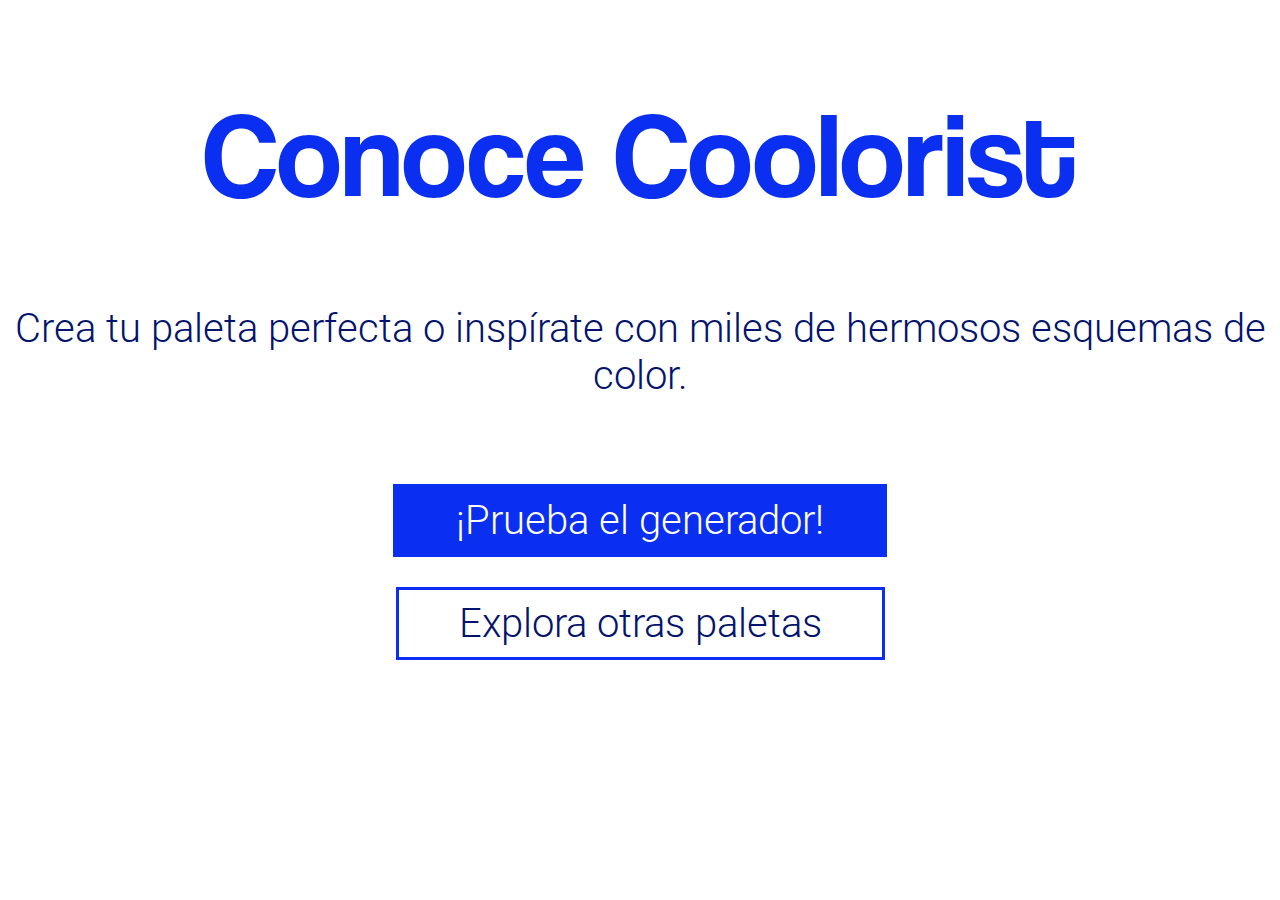
<file: Ejercicio 1/index.html>
<!DOCTYPE html>
<html lang="es">
<head>
    <meta charset="UTF-8">
    <meta name="viewport" content="width=device-width, initial-scale=1.0">
    <title>Ejercicio 1</title>
    <link rel="stylesheet" type="text/css" href="assets/css/style.css"
</head>
<body>
    <div>
    <h1>Conoce Coolorist</h1>
    <p>Crea tu paleta perfecta o inspírate con miles de hermosos esquemas de color.</p>
    <div class="boton-container">
        <a class="boton1" href="#">¡Prueba el generador!</a>
    </div>
    <div class="boton-container">
        <a class="boton2" href="#">Explora otras paletas</a>
    </div>
    </div>
</body>
</html>
</file>
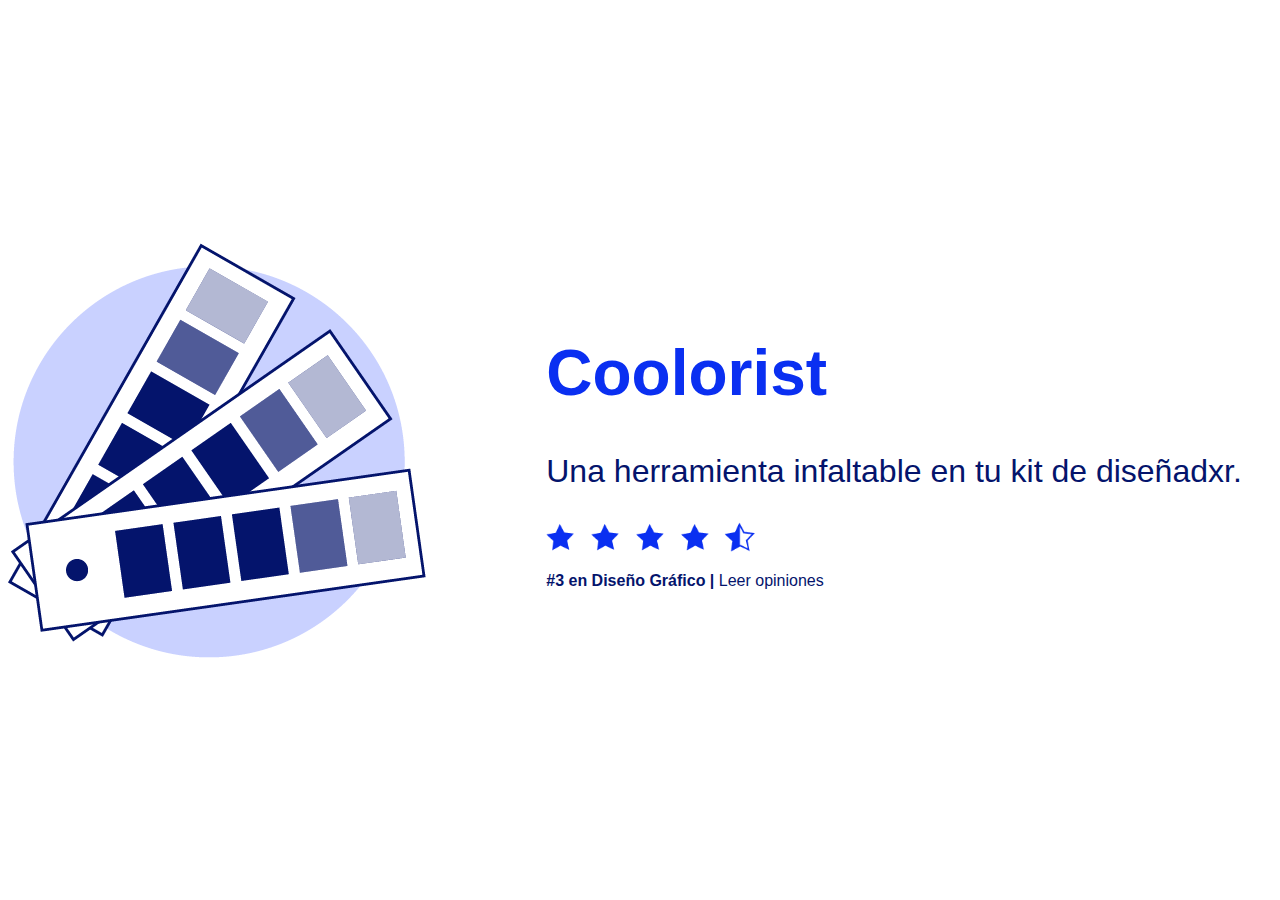
<file: Ejercicio 2/index.html>
<!DOCTYPE html>
<html lang="es">
<head>
    <meta charset="UTF-8">
    <meta name="viewport" content="width=device-width, initial-scale=1.0">
    <title>Ejercicio 2</title>
    <link rel="stylesheet" type="text/css" href="assets/css/style.css">
</head>
<body>
    <div class="container">
        <img src="assets/images/D1E2-paleta.png" alt="Paleta de colores" class="palette-image">
        <div class="text-content">
            <h1 class="coolorist-title">Coolorist</h1>
            <p class="description">Una herramienta infaltable en tu kit de diseñadxr.</p>
            <div class="stars-container">
                <img src="assets/images/D1E2-puntuacion.png" alt="Estrellas de puntuación" class="stars">
            </div>
            <p class="ranking"> #3 en Diseño Gráfico | <span class="opinions">Leer opiniones</span></p>
        </div>
    </div>
</body>
</html>
</file>
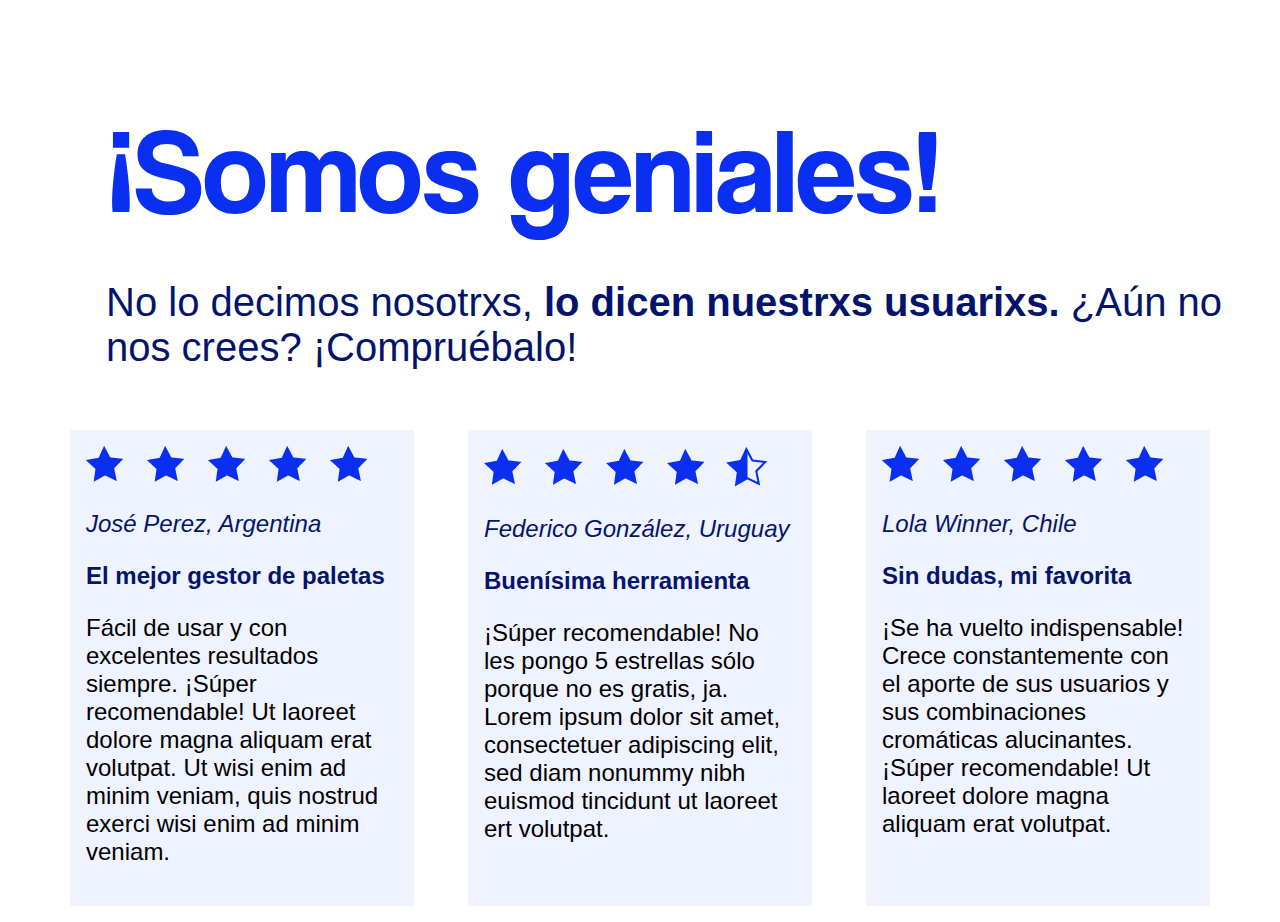
<file: Ejercicio 3/index.html>
<!DOCTYPE html>
<html>
<head>
    <meta charset="UTF-8">
    <title>Ejercicio 3</title>
    <link rel="stylesheet" type="text/css" href="assets/css/style.css">
</head>
<body>
    <header>
        <h1 class="cool-heading">¡Somos geniales!</h1>
        <p class="cool-paragraph">No lo decimos nosotrxs, <span class="pbold">lo dicen nuestrxs usuarixs.</span> ¿Aún no nos crees? ¡Compruébalo!</p>
    </header>
    <main>
        <section class="review-container">
            <div class="stars">
                <img src="assets/images/D1E3-cincoestrellas.png" alt="Estrellas de puntuación">
            </div>
            <div class="review">
                <p class="user-info">José Perez, Argentina</p>
                <p class="user-comment">El mejor gestor de paletas</p>
                <p class="user-feedback">Fácil de usar y con excelentes resultados siempre. ¡Súper recomendable! Ut laoreet dolore magna aliquam erat volutpat. Ut wisi enim ad minim veniam, quis nostrud exerci wisi enim ad minim veniam.</p>
            </div>
        </section>
        <section class="review-container">
            <div class="stars">
                <img src="assets/images/D1E3-casicincoestrellas.png" alt="Estrellas de puntuación">
            </div>
            <div class="review">
                <p class="user-info">Federico González, Uruguay</p>
                <p class="user-comment">Buenísima herramienta</p>
                <p class="user-feedback">¡Súper recomendable! No les pongo 5 estrellas sólo porque no es gratis, ja. Lorem ipsum dolor sit amet, consectetuer adipiscing elit, sed diam nonummy nibh euismod tincidunt ut laoreet ert volutpat.</p>
            </div>
        </section>
        <section class="review-container">
            <div class="stars">
                <img src="assets/images/D1E3-cincoestrellas.png" alt="Estrellas de puntuación">
            </div>
            <div class="review">
                <p class="user-info">Lola Winner, Chile</p>
                <p class="user-comment">Sin dudas, mi favorita</p>
                <p class="user-feedback">¡Se ha vuelto indispensable! Crece constantemente con el aporte de sus usuarios y sus combinaciones cromáticas alucinantes. ¡Súper recomendable! Ut laoreet dolore magna aliquam erat volutpat.</p>
            </div>
        </section>
    </main>
</body>
</html>
</file>
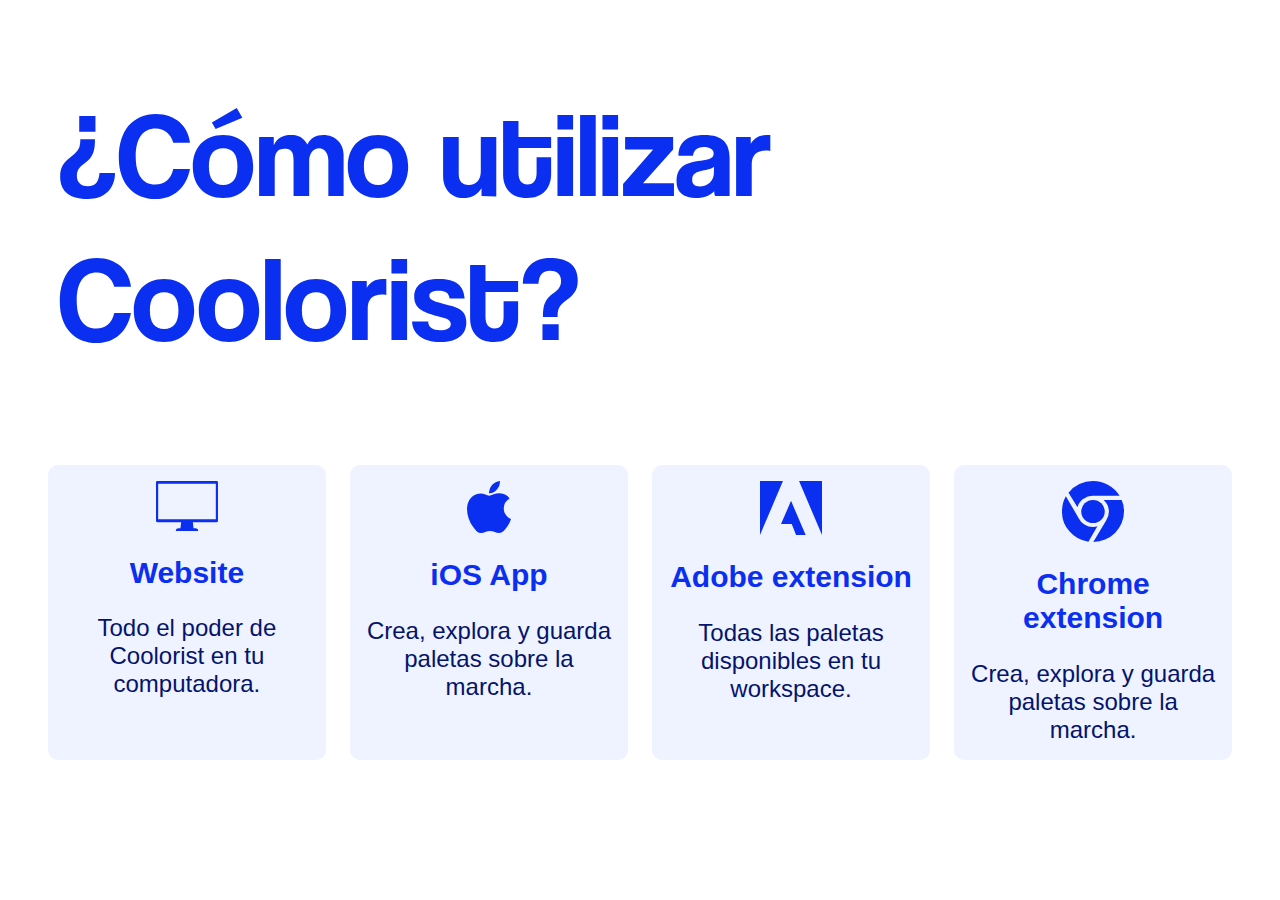
<file: desafio 2/Ejercicio 1/index.html>
<!DOCTYPE html>
<html>
<head>
    <meta charset="UTF-8">
    <title>Ejercicio 1</title>
    <link rel="stylesheet" type="text/css" href="assets/css/style.css">
</head>
<body>
    <h1>¿Cómo utilizar Coolorist?</h1>
    <div class="container">
    <div class="box">
        <img src="assets/images/icon-pc.svg" alt="pc" class="pc-icon">
        <h2>Website</h2>
        <p>Todo el poder de Coolorist en tu computadora.</p>
    </div>
    <div class="box">
        <img src="assets/images/icon-apple.svg" alt="apple" class="apple-icon">
        <h2>iOS App</h2>
        <p>Crea, explora y guarda paletas sobre la marcha.</p>
    </div>
    <div class="box">
        <img src="assets/images/icon-adobe.svg" alt="adobe" class="adobe-icon">
        <h2>Adobe extension</h2>
        <p>Todas las paletas disponibles en tu workspace.</p>
    </div>
    <div class="box">
        <img src="assets/images/icon-chrome.svg" alt="chrome" class="chrome-icon">
        <h2>Chrome extension</h2>
        <p>Crea, explora y guarda paletas sobre la marcha.</p>
    </div>
</div>
</body>
</html>
</file>
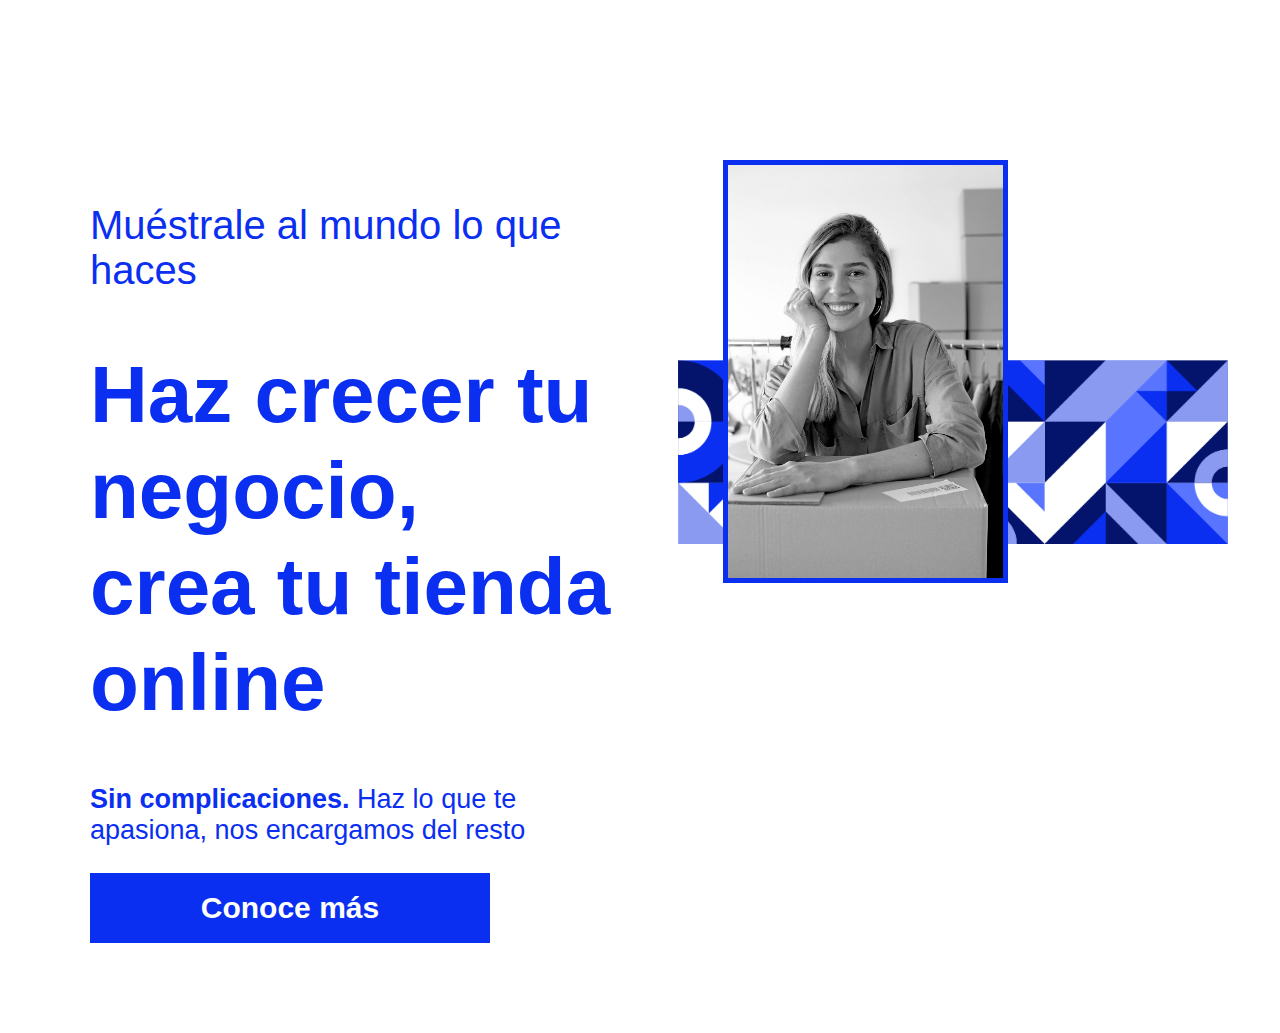
<file: desafio 2/Ejercicio 2/index.html>
<!DOCTYPE html>
<html>
<head>
    <meta charset="UTF-8">
    <title>Ejercicio 1</title>
    <link rel="stylesheet" type="text/css" href="assets/css/style.css">
</head>
<body>
    <div class="container">
        <div class="text-container">
            <h2>Muéstrale al mundo lo que haces</h2>
            <h1>
                <span> Haz crecer tu negocio,</span>
                <span>crea tu tienda online</span>
            </h1>
            <p class="subtitle"><strong> Sin complicaciones.</strong> Haz lo que te apasiona, nos encargamos del resto</p>
            <button>Conoce más</button>
        </div>
        <div class="image-container">
            <img src="assets/images/D2-E3-pattern.png" alt="Imagen 2">
            <img src="assets/images/D2-E3-foto.png" alt="Imagen 1">
        </div>
    </div>
</body>
</html>
</file>
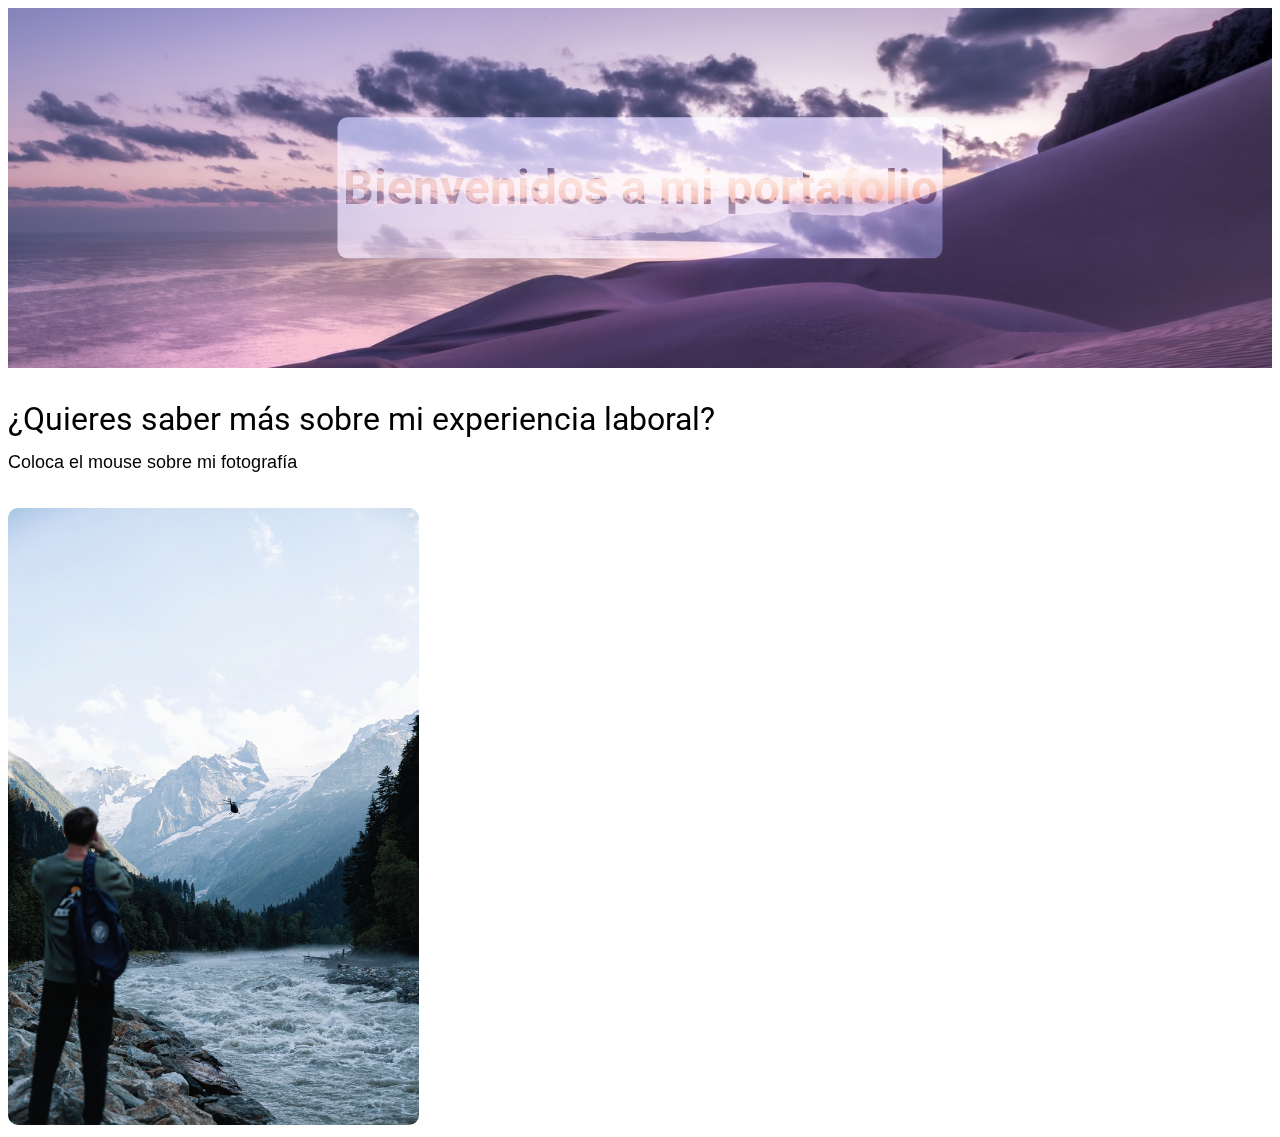
<file: desafio 3/ejercicio1.html>
<!DOCTYPE html>
<html lang="es">
<head>
    <meta charset="UTF-8">
    <title>Ejercicio 1</title>
    <link rel="stylesheet" href="css/estilos.css">
</head>
<body>

<header class="header">
    <div class="banner">
        <img src="img/fondo.jpg" alt="Banner de bienvenida" class="banner-img">
        <div class="banner-text">
            <h1>Bienvenidos a mi portafolio</h1>
        </div>
    </div>
    <div class="hover-box">
        <p>¿Quieres saber más sobre mi experiencia laboral?<br><span>Coloca el mouse sobre mi fotografía</span></p>
    </div>
</header>

<main>
    <section class="experiencia-laboral">
        <div class="laboral-card">
            <img src="img/foto.png" alt="Imagen laboral" class="laboral-img">
            <div class="rosado hidden">
                <div class="texto-laboral">
                    <h2>Mi experiencia laboral:</h2>
                    <ul>
                        <li>2020</li>
                            <p>Lorem ipsum dolor sit, amet consectetur adipisicing elit. Recusandae delectus sequi assumenda obcaecati vel odit vero maiores nam, debitis, numquam, laborum doloribus? Esse maiores fuga consectetur doloremque optio? Voluptatum, omnis?</p>
                        <li>2021</li>
                            <p>Lorem ipsum dolor sit amet consectetur adipisicing elit. Quod nam porro inventore placeat quidem, rem, distinctio maxime quos officia nulla dicta ex velit laborum tenetur voluptatum aperiam aliquid tempore cupiditate!</p>
                        <li>2022</li>
                            <p>Lorem ipsum dolor sit amet consectetur, adipisicing elit. Dolore nulla atque, adipisci inventore ex, magnam maxime, facere vitae odit perferendis beatae. Aliquid nesciunt expedita facere velit libero est laboriosam doloremque!</p>
                    </ul>
                    <a href="#">Ver más</a>
                </div>
            </div>
        </div>
    </section>
</main>
</body>
</html>
</file>
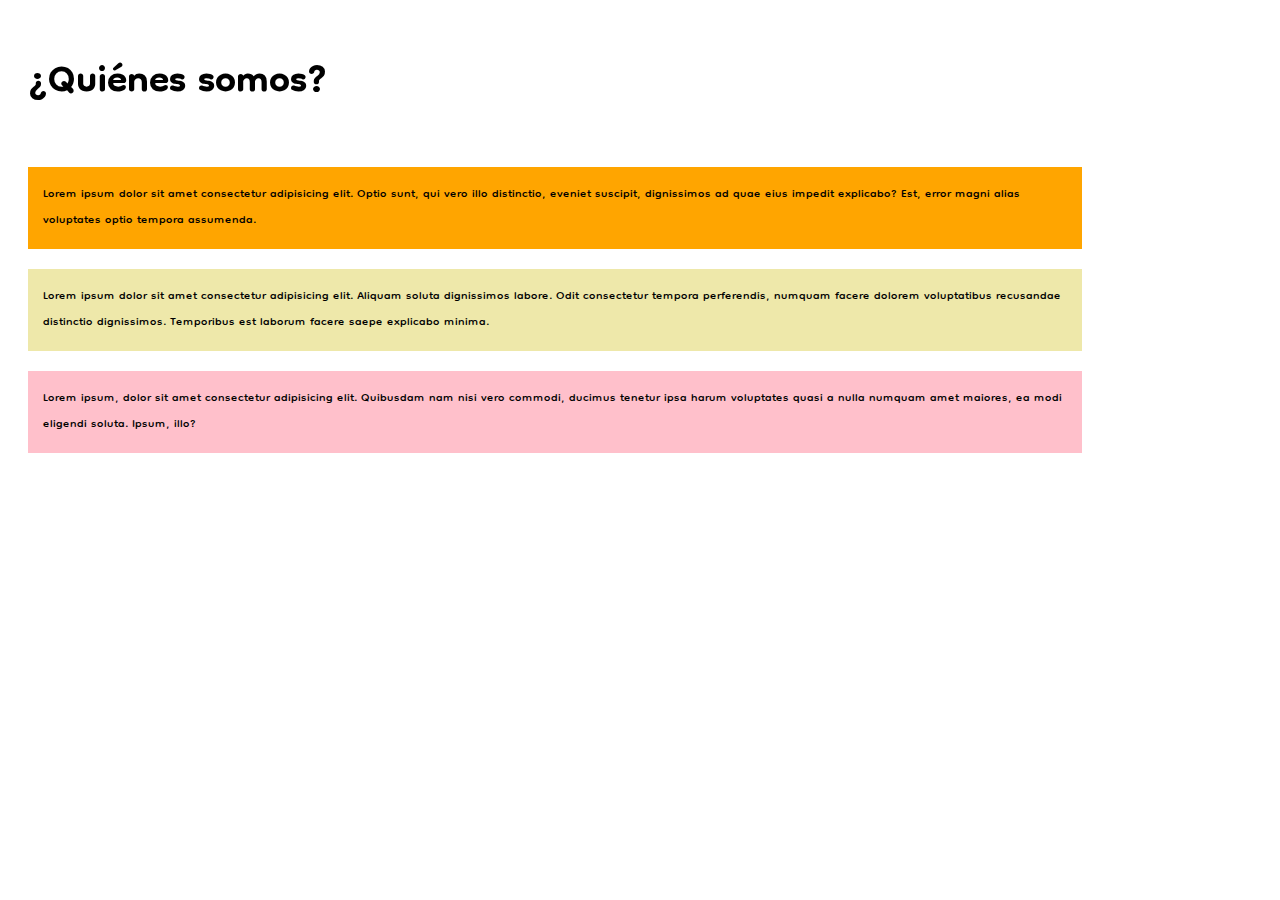
<file: desafio 3/Ejercicio 2/ejercicio2.html>
<!DOCTYPE html>
<html lang="es">
<head>
  <meta charset="UTF-8">
  <title>¿Quiénes somos?</title>
  <link rel="stylesheet" href="css/estilos.css">
</head>
<body>
  <h1>¿Quiénes somos?</h1>
  <div class="container">
  <div class="texto orange">Lorem ipsum dolor sit amet consectetur adipisicing elit. Optio sunt, qui vero illo distinctio, eveniet suscipit, dignissimos ad quae eius impedit explicabo? Est, error magni alias voluptates optio tempora assumenda.</div>
  <div class="texto palegoldenrod">Lorem ipsum dolor sit amet consectetur adipisicing elit. Aliquam soluta dignissimos labore. Odit consectetur tempora perferendis, numquam facere dolorem voluptatibus recusandae distinctio dignissimos. Temporibus est laborum facere saepe explicabo minima.</div>
  <div class="texto pink">Lorem ipsum, dolor sit amet consectetur adipisicing elit. Quibusdam nam nisi vero commodi, ducimus tenetur ipsa harum voluptates quasi a nulla numquam amet maiores, ea modi eligendi soluta. Ipsum, illo?</div>
</div>
</body>
</html>
</file>
<file: Ejercicio 1/assets/css/style.css>
@font-face {
    font-family: 'coolvetica';
    src: url('../fonts/coolveticarg.otf') format('opentype'); 
}

@font-face {
    font-family: 'robotolight';
    src: url('../fonts/robotolight.ttf') format('truetype'); 
}

body {
    font-family: "coolvetica", sans-serif;
}
h1 {
    text-align: center;
    font-size: 120px;
    color: #0a2ff1;
    font-weight: normal;
}

p {
    text-align: center;
    font-family: "robotolight", sans-serif;
    font-size: 40px;
    color: #04146c;
    font-weight: light;
    padding: 0px 0px 30px;

}

.boton-container {
    text-align: center;
}

.boton1,
.boton2 {
    font-family: "robotolight", sans-serif;
    font-size: 40px;
    border: 3px solid #0a2ff1; 
    padding: 10px 60px;
    margin: 15px 15px;
    display: inline-block; 
    text-decoration: none;
    text-align: center; 
}

.boton1 {
    background: #0a2ff1;
    color: #ffffff;
}

.boton2 {
    color: #04146c;
}
</file>
<file: Ejercicio 2/assets/css/style.css>
@import url('https://fonts.google.com/share?selection.family=Roboto:wght@300;400;700');

body {
    font-family: 'Roboto', sans-serif;
    margin: 0;
    padding: 0;
    display: flex;
    justify-content: center;
    align-items: center;
    height: 100vh;
}

.container {
    display: flex;
    align-items: center;
    background-color: white;
}

.palette-image {
    max-width: 100%;
}

.text-content {
    padding: 20px 30px 20px 120px;
}

.coolorist-title {
    font-family: 'Roboto', sans-serif;
    font-weight: bold;
    font-size: 64px;
    color: #0a2ff1;
}

.description {
    font-family: 'Roboto', sans-serif;
    font-weight: 300;
    font-size: 32px;
    color: #04146c;
}

.ranking {
    font-size: 16px;
    color: #04146c;
    font-weight: 700;
}

.opinions {
    font-family: 'Roboto', sans-serif;
    font-weight: 400;
}
.stars-container {
    margin-top: 10px; 
    
}

.stars {
    width: 30%;
}
</file>
<file: Ejercicio 3/assets/css/style.css>
@import url('https://fonts.google.com/share?selection.family=Roboto:ital,wght@0,300;0,400;0,700;0,900;1,300');

@font-face {
    font-family: 'coolvetica';
    src: url('../fonts/coolveticarg.otf') format('opentype');
}

body {
    font-family: 'Roboto', sans-serif;
    margin: 0;
    padding: 0;
    display: flex;
    flex-direction: column;
    padding: 1em;
}

header {
    padding: 40px 40px 40px 40px;
    display: flex;
    flex-direction: column;
    justify-content: space-evenly;
    align-items: flex-start; 
    margin-left: 50px;
}

.cool-heading {
    font-family: 'coolvetica', sans-serif;
    font-weight: normal;
    font-size: 120px;
    color: #0a2ff1;
    margin: 0; 
    padding: 40px 0px 40px 0px; 
}

.cool-paragraph {
    font-family: 'Roboto', sans-serif;
    font-weight: 300;
    font-size: 40px;
    color: #04146c;
    margin: 0; 
    padding: 0px 0px 20px 0px; 
}

main {
    display: flex;
    justify-content: space-evenly;
}

.review-container {
    width: 25%;
    padding: 1em;
    background-color: #eff2ff;
    display: flex;
    flex-direction: column;
    align-items: flex-start;
    margin: 0; 
}

.stars {
    width: 30%;
}

.user-info {
    font-family: 'Roboto', sans-serif;
    font-weight: 300;
    font-style: italic;
    font-size: 24px;
    color: #04156c;
}

.user-comment {
    font-family: 'Roboto', sans-serif;
    font-weight: bold;
    font-size: 24px;
    color: #04146c;
}

.user-feedback {
    font-family: 'Roboto', sans-serif;
    font-weight: normal;
    font-size: 24px;
    color: black;
}

.pbold {
    font-weight: bold;
}
</file>
<file: desafio 2/Ejercicio 1/assets/css/style.css>
@import url('https://fonts.google.com/share?selection.family=Roboto:ital,wght@0,300;0,400;0,700;0,900;1,300');

@font-face {
    font-family: 'coolvetica';
    src: url('../fonts/coolveticarg.otf') format('opentype');
}

body {
    font-family: 'Roboto', sans-serif;
    font-weight: 300;
}

.container {
    display: flex;
    justify-content: space-evenly;
    padding: 1em;
}

.box {
    width: 20%;
    padding: 1em;
    background-color: #eff2ff;
    border-radius: 10px;
    text-align: center;
    display: flex;
    flex-direction: column;
    align-items: center;
}

.apple-icon {
    width: 18%;
}

.pc-icon, .adobe-icon, .chrome-icon {
    width: 25%;
}

h2 {
    font-family: 'Roboto', sans-serif;
    font-size: 30px;
    font-weight: bold;
    color: #0a2ff1;
}

p {
    font-family: 'Roboto', sans-serif;
    font-size: 24px;
    font-weight: normal;
    color: #04146c;
    margin: 0;
}

h1 {
    font-family: 'coolvetica', sans-serif;
    font-size: 120px;
    font-weight: normal;
    color: #0a2ff1;
    padding-left: 50px;
}
</file>
<file: desafio 2/Ejercicio 2/assets/css/style.css>
@import url('https://fonts.google.com/share?selection.family=Mulish:wght@400;700;900');

body {
    font-family: 'Mulish', sans-serif;
    margin: 0;
    padding: 0;
    justify-content: center;
    height: 100vh;
    align-items: center;

    background-color: #ffffff;
}

.container {
    display: flex;
    margin-top: 80px;
    padding: 80px;
} 

.text-container {
    flex: 1;
    padding: 10px;
    color: #0a2ff1;
}

h1 {
    font-size: 80px;
    font-weight: 900;
    line-height: 1.2;
}

h1 span {
    display: block; /* Esto hace que los spans se muestren como bloques, uno debajo del otro */
}

h2 {
    font-size: 40px;
    font-weight: 400;
}

.subtitle {
    font-size: 27px;
    font-weight: 400;
}

button {
    font-size: 30px;
    font-weight: 700;
    color: #ffffff;
    background-color: #0a2ff1;
    width: 400px;
    height: 70px;
    border: none;
    cursor: pointer;
}

.image-container {
    flex: 1;
    position: relative;
   
}

img {
    width: 80%;
    height: auto;
    position: absolute;
}

img:first-child {
    top: 200px;
    left: 5%;
    width: 100%;
}

img:last-child {
    width: 50%;
    right: 35%;
    border: 5px solid #0a2ff1;
}
</file>
<file: desafio 3/css/estilos.css>
@import url('https://fonts.googleapis.com/css2?family=Dongle&family=Roboto:wght@900&display=swap');

h1 {
    font-family: 'Roboto', sans-serif;
    font-size: 48px;

}

.header {
    position: relative;
    text-align: center;
}

.banner {
    width: 100%; 
    margin: 0 auto; 
    max-height: 40vh; 
    overflow: hidden; 
    position: relative; 
}

.banner-img {
    width: 100%;
    height: auto;
}

.banner-text {
    position: absolute;
    top: 50%;
    left: 50%;
    transform: translate(-50%, -50%);
    mix-blend-mode: screen;
    -webkit-background-clip: text;
    background: url('../img/fondo.jpg');
    border-radius: 10px;
    padding: 10px 5px;
}

.hover-box {
    font-family: 'Roboto', sans-serif;
    font-size: 32px;
    text-align: left;
    color: black;
}

.hover-box span {
    font-family: 'Roboto Light', sans-serif; 
    font-size: 18px; 
    font-weight: normal; 
}

.experiencia-laboral {
    display: flex;
    justify-content: space-between;
    margin-top: 20px;
}

.laboral-card {
    width: calc(33.33% - 10px);
    position: relative;
    overflow: hidden; 
}

.laboral-img {
    width: 100%;
    height: auto;
    border-radius: 10px;
    transition: transform 0.5s ease-in-out;
}

.rosado {
    position: absolute;
    top: 0;
    left: -100%;
    width: 80%;
    height: 100%;
    background-color: pink;
    transition: left 0.5s ease-in-out;
}

.texto-laboral h2 {
    color: black;
    font-family: 'Dongle', sans-serif;
    font-size: 60px;
    padding: 10px;
    margin: 20px;
}

.texto-laboral ul{
    list-style: none;
    padding: 10px;
    margin: 20px;
}

.texto-laboral li {
    font-family: 'Dongle', sans-serif;
    font-size: 18px;
    font-weight: bold;
}

.texto-laboral p {
    font-family: 'Dongle', sans-serif;
    font-size: 18px;
    font-weight: normal;
    margin-bottom: 15px;
}

.texto-laboral a{
    font-family: 'Dongle', sans-serif;
    font-size: 18px;
    font-weight: normal;
    padding: 40px;
}

.laboral-card:hover .rosado {
    left: 0;
}

.laboral-card:hover .laboral-img {
    transform: scale(1.1);
}
</file>
<file: desafio 3/Ejercicio 2/css/estilos.css>
@import url('https://fonts.googleapis.com/css2?family=Dongle:wght@400;700&display=swap');

h1 {
    font-family: 'Dongle', sans-serif;
    font-size: 60px;
    font-weight: 700;
    margin-left: 20px;
}

.card-title {
  font-family: 'Dongle', sans-serif;
  font-size: 28px;
  font-weight: 400;
}

@keyframes moveText {
    0% {
      margin-left: 0; 
    }
    100% {
      margin-left: 600px; 
    }
  }

  .container {
    margin-left: 20px;
  }
  
  .texto {
    font-family: 'Dongle', sans-serif;
    font-size: 18px;
    color: black;
    margin-bottom: 20px; 
    padding: 15px; 
    width: 1024px; 
    animation: moveText 1s linear forwards;
  }
  
  .orange {
    background-color: orange;
    animation-delay: 0.5s;
  }
  
  .palegoldenrod {
    background-color: palegoldenrod;
    animation-delay: 1s;
  }
  
  .pink {
    background-color: pink;
    animation-delay: 1.5s;
  }
</file>
